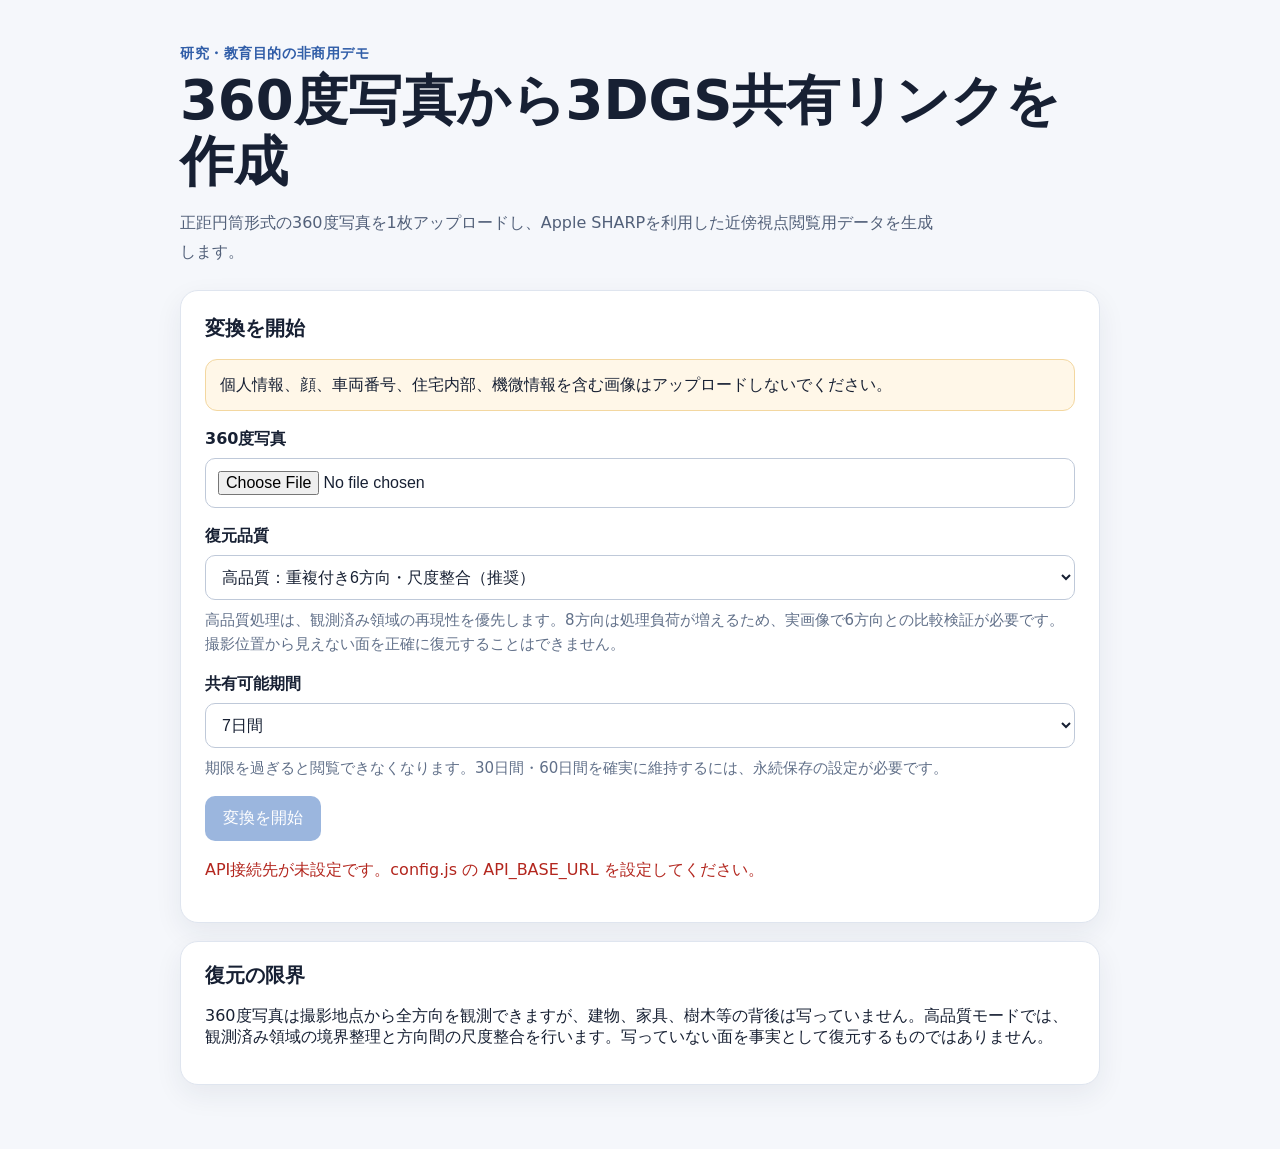
<file: sharp360/index.html>
<!DOCTYPE html>
<html lang="ja">
<head>
  <meta charset="UTF-8">
  <meta name="viewport" content="width=device-width, initial-scale=1.0">
  <title>SHARP360 Research Share</title>
  <link rel="stylesheet" href="./styles.css">
</head>
<body>
  <main class="container">
    <section class="hero">
      <p class="eyebrow">研究・教育目的の非商用デモ</p>
      <h1>360度写真から3DGS共有リンクを作成</h1>
      <p class="lead">正距円筒形式の360度写真を1枚アップロードし、Apple SHARPを利用した近傍視点閲覧用データを生成します。</p>
    </section>

    <section class="card">
      <h2>変換を開始</h2>
      <p class="notice">個人情報、顔、車両番号、住宅内部、機微情報を含む画像はアップロードしないでください。</p>

      <label class="field-label" for="panorama">360度写真</label>
      <input id="panorama" type="file" accept="image/jpeg,image/png">

      <label class="field-label" for="quality-profile">復元品質</label>
      <select id="quality-profile">
        <option value="balanced" selected>高品質：重複付き6方向・尺度整合（推奨）</option>
        <option value="maximum">実験的高密度：重複付き8方向・尺度整合</option>
        <option value="prototype">検証用：水平4方向・簡易統合</option>
      </select>
      <p class="field-help">高品質処理は、観測済み領域の再現性を優先します。8方向は処理負荷が増えるため、実画像で6方向との比較検証が必要です。撮影位置から見えない面を正確に復元することはできません。</p>

      <label class="field-label" for="retention-days">共有可能期間</label>
      <select id="retention-days">
        <option value="7" selected>7日間</option>
        <option value="30">30日間</option>
        <option value="60">60日間</option>
      </select>
      <p class="field-help">期限を過ぎると閲覧できなくなります。30日間・60日間を確実に維持するには、永続保存の設定が必要です。</p>

      <button id="submit" type="button">変換を開始</button>
      <p id="status" class="status">API接続先を確認しています。</p>
      <div id="result" class="result" hidden>
        <label class="field-label" for="share-url">共有URL</label>
        <input id="share-url" type="text" readonly>
        <p id="expires-at" class="field-help"></p>
        <div class="actions">
          <button id="copy" type="button">共有URLをコピー</button>
          <a id="open-viewer" class="button-link" target="_blank" rel="noopener">3DGSを開く</a>
        </div>
      </div>
    </section>

    <section class="card compact">
      <h2>復元の限界</h2>
      <p>360度写真は撮影地点から全方向を観測できますが、建物、家具、樹木等の背後は写っていません。高品質モードでは、観測済み領域の境界整理と方向間の尺度整合を行います。写っていない面を事実として復元するものではありません。</p>
    </section>
  </main>
  <script src="./config.js"></script>
  <script src="./app.js"></script>
</body>
</html>
</file>
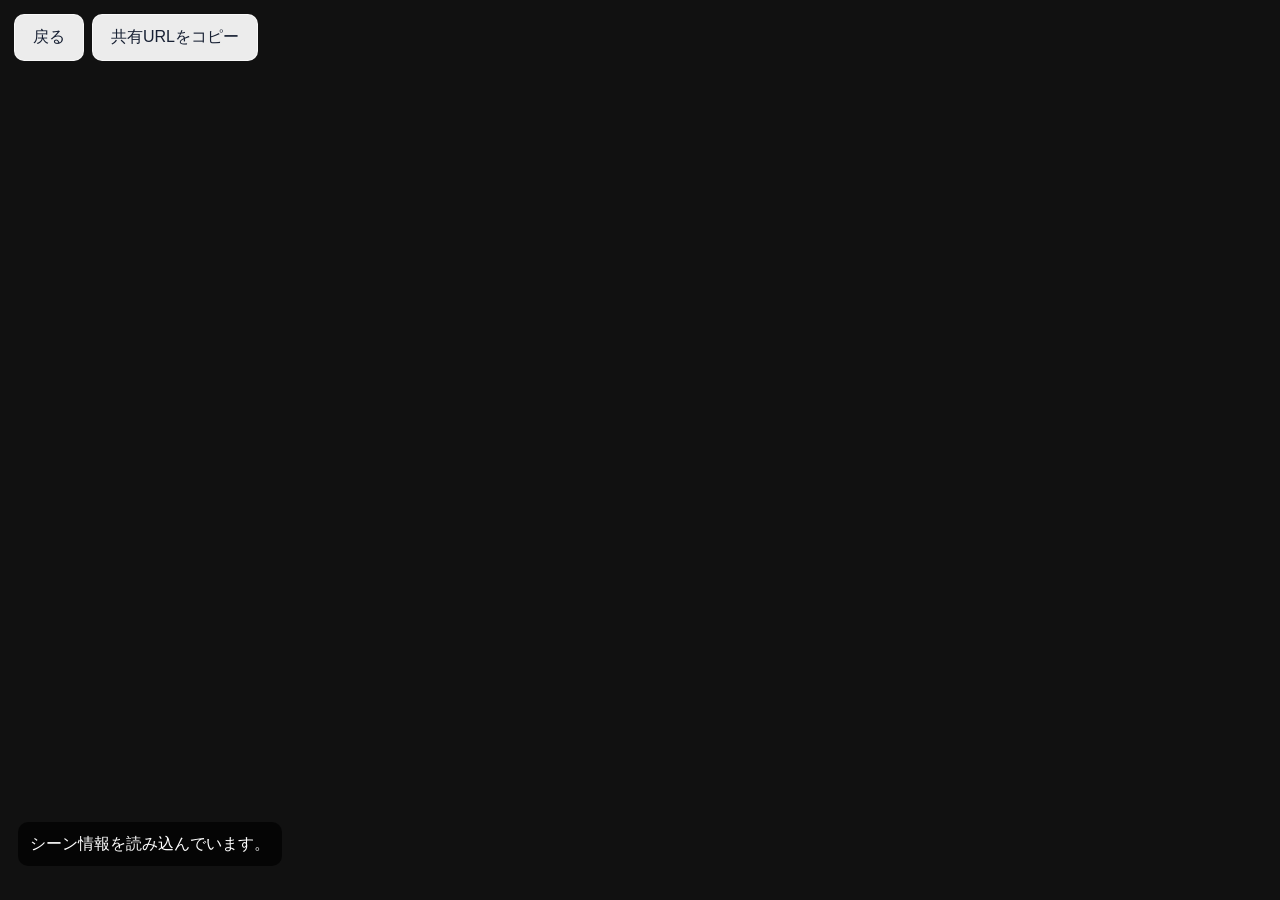
<file: sharp360/viewer.html>
<!DOCTYPE html>
<html lang="ja">
<head>
  <meta charset="UTF-8">
  <meta name="viewport" content="width=device-width, initial-scale=1.0">
  <title>SHARP360 3DGS Viewer</title>
  <link rel="stylesheet" href="./styles.css">
</head>
<body class="viewer-page">
  <div class="viewer-toolbar">
    <a class="button-link" href="./">戻る</a>
    <button id="copy-viewer-url" type="button">共有URLをコピー</button>
  </div>
  <div id="splat-viewer"></div>
  <p id="viewer-message" class="viewer-message">シーン情報を読み込んでいます。</p>
  <script src="./config.js"></script>
  <script type="module" src="./viewer.js"></script>
</body>
</html>
</file>
<file: sharp360/styles.css>
:root {
  color-scheme: light;
  font-family: system-ui, -apple-system, BlinkMacSystemFont, "Segoe UI", sans-serif;
  background: #f5f7fb;
  color: #172033;
}
* { box-sizing: border-box; }
body { margin: 0; background: #f5f7fb; }
.container { width: min(920px, calc(100% - 32px)); margin: 0 auto; padding: 44px 0 64px; }
.hero { margin-bottom: 24px; }
.eyebrow { margin: 0 0 8px; color: #315ea8; font-weight: 700; font-size: .9rem; letter-spacing: .04em; }
h1 { margin: 0; font-size: clamp(2rem, 5vw, 3.4rem); line-height: 1.12; }
h2 { margin-top: 0; font-size: 1.25rem; }
.lead { color: #526079; line-height: 1.8; max-width: 760px; }
.card { background: #fff; border: 1px solid #dfe5ef; border-radius: 18px; padding: 24px; box-shadow: 0 10px 28px rgba(24, 41, 72, .07); margin-top: 18px; }
.card.compact { padding: 20px 24px; }
.notice { background: #fff7e8; border: 1px solid #f3d7a0; border-radius: 12px; padding: 12px 14px; line-height: 1.6; }
.field-label { display: block; font-weight: 700; margin: 18px 0 8px; }
.field-help { color: #617089; line-height: 1.6; margin: 8px 0 0; font-size: .94rem; }
input[type="file"], input[type="text"], select { width: 100%; border: 1px solid #bfc9d9; border-radius: 10px; padding: 12px; background: #fff; color: #172033; font-size: 1rem; }
button, .button-link { display: inline-flex; align-items: center; justify-content: center; border: 0; border-radius: 10px; padding: 12px 18px; margin-top: 16px; background: #245fb8; color: #fff; cursor: pointer; font-size: 1rem; text-decoration: none; }
button:disabled { cursor: not-allowed; opacity: .45; }
.actions { display: flex; flex-wrap: wrap; gap: 10px; }
.status { color: #526079; line-height: 1.6; }
.status.error { color: #b3261e; }
.status.success { color: #1a6b42; }
.viewer-page { margin: 0; overflow: hidden; background: #111; }
#splat-viewer { width: 100vw; height: 100vh; }
.viewer-toolbar { position: fixed; z-index: 5; top: 14px; left: 14px; right: 14px; display: flex; gap: 8px; align-items: center; flex-wrap: wrap; pointer-events: none; }
.viewer-toolbar > * { pointer-events: auto; }
.viewer-toolbar a, .viewer-toolbar button { margin: 0; background: rgba(255,255,255,.92); color: #172033; border: 1px solid rgba(255,255,255,.65); }
.viewer-message { position: fixed; z-index: 4; left: 18px; bottom: 18px; max-width: min(640px, calc(100vw - 36px)); padding: 10px 12px; border-radius: 10px; background: rgba(0,0,0,.68); color: #fff; line-height: 1.5; }
</file>
